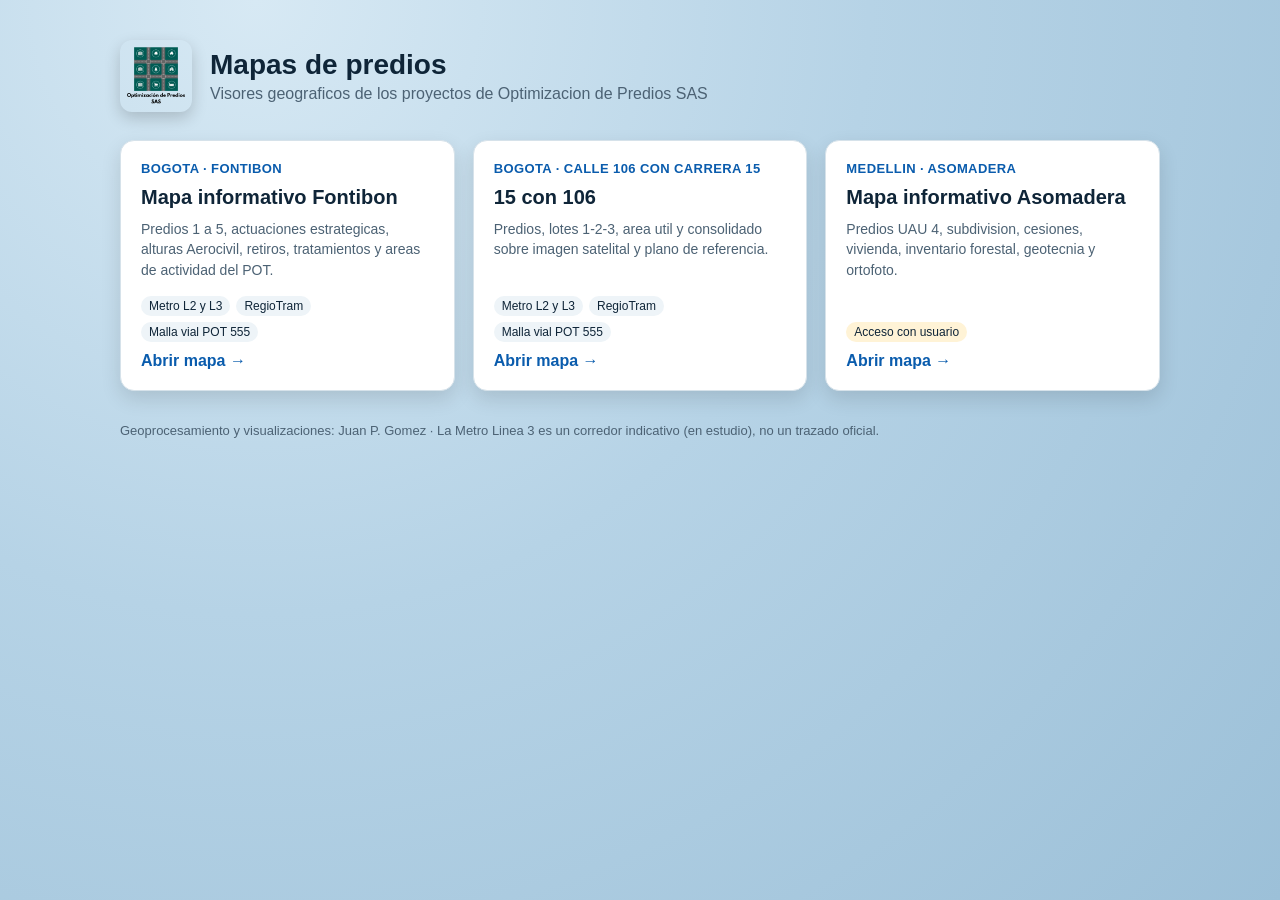
<file: index.html>
<!doctype html>
<html lang="es">
<head>
    <meta charset="utf-8">
    <meta name="viewport" content="width=device-width, initial-scale=1">
    <title>Mapas de predios · Optimizacion de Predios SAS</title>
    <style>
        :root {
            --ink: #0f2538;
            --muted: #4c6274;
            --card: #ffffff;
            --line: #d6e2ea;
            --accent: #0a5cad;
        }
        * { box-sizing: border-box; }
        body {
            margin: 0;
            min-height: 100vh;
            font-family: "Trebuchet MS", "Segoe UI", sans-serif;
            color: var(--ink);
            background: radial-gradient(circle at 20% 0%, #d7e9f4 0, #b6d3e6 45%, #9cc0d8 100%);
            padding: 40px 20px;
        }
        main { max-width: 1040px; margin: 0 auto; }
        header { display: flex; align-items: center; gap: 18px; margin-bottom: 28px; flex-wrap: wrap; }
        header img { width: 72px; height: 72px; border-radius: 12px; box-shadow: 0 6px 16px rgba(0,0,0,0.18); }
        h1 { margin: 0; font-size: 28px; }
        header p { margin: 4px 0 0; color: var(--muted); }
        .grid { display: grid; grid-template-columns: repeat(auto-fit, minmax(280px, 1fr)); gap: 18px; }
        .card {
            display: flex; flex-direction: column; gap: 10px;
            background: var(--card); border: 1px solid var(--line); border-radius: 14px;
            padding: 20px; text-decoration: none; color: inherit;
            box-shadow: 0 8px 20px rgba(0,0,0,0.12);
            transition: transform 0.12s ease, box-shadow 0.12s ease;
        }
        .card:hover, .card:focus-visible { transform: translateY(-3px); box-shadow: 0 14px 28px rgba(0,0,0,0.18); }
        .card h2 { margin: 0; font-size: 20px; }
        .place { font-size: 13px; font-weight: 700; color: var(--accent); text-transform: uppercase; letter-spacing: 0.4px; }
        .card p { margin: 0; color: var(--muted); font-size: 14px; line-height: 1.45; }
        .tags { display: flex; flex-wrap: wrap; gap: 6px; margin-top: auto; padding-top: 6px; }
        .tag { font-size: 12px; padding: 3px 8px; border-radius: 999px; background: #eef4f8; color: var(--ink); }
        .tag.lock { background: #fff3d6; }
        .open { font-weight: 700; color: var(--accent); }
        footer { margin-top: 32px; font-size: 13px; color: var(--muted); }
        footer a { color: inherit; }
    </style>
</head>
<body>
    <main>
        <header>
            <img src="fontibon/images/optimizacion-predios-sas.png" alt="Optimizacion de Predios SAS">
            <div>
                <h1>Mapas de predios</h1>
                <p>Visores geograficos de los proyectos de Optimizacion de Predios SAS</p>
            </div>
        </header>
        <div class="grid">
            <a class="card" href="fontibon/">
                <span class="place">Bogota · Fontibon</span>
                <h2>Mapa informativo Fontibon</h2>
                <p>Predios 1 a 5, actuaciones estrategicas, alturas Aerocivil, retiros, tratamientos y areas de actividad del POT.</p>
                <div class="tags"><span class="tag">Metro L2 y L3</span><span class="tag">RegioTram</span><span class="tag">Malla vial POT 555</span></div>
                <span class="open">Abrir mapa &rarr;</span>
            </a>
            <a class="card" href="15-con-106/">
                <span class="place">Bogota · Calle 106 con Carrera 15</span>
                <h2>15 con 106</h2>
                <p>Predios, lotes 1-2-3, area util y consolidado sobre imagen satelital y plano de referencia.</p>
                <div class="tags"><span class="tag">Metro L2 y L3</span><span class="tag">RegioTram</span><span class="tag">Malla vial POT 555</span></div>
                <span class="open">Abrir mapa &rarr;</span>
            </a>
            <a class="card" href="asomadera/">
                <span class="place">Medellin · Asomadera</span>
                <h2>Mapa informativo Asomadera</h2>
                <p>Predios UAU 4, subdivision, cesiones, vivienda, inventario forestal, geotecnia y ortofoto.</p>
                <div class="tags"><span class="tag lock">Acceso con usuario</span></div>
                <span class="open">Abrir mapa &rarr;</span>
            </a>
        </div>
        <footer>
            Geoprocesamiento y visualizaciones: Juan P. Gomez &middot; La Metro Linea 3 es un corredor indicativo (en estudio), no un trazado oficial.
        </footer>
    </main>
</body>
</html>
</file>
